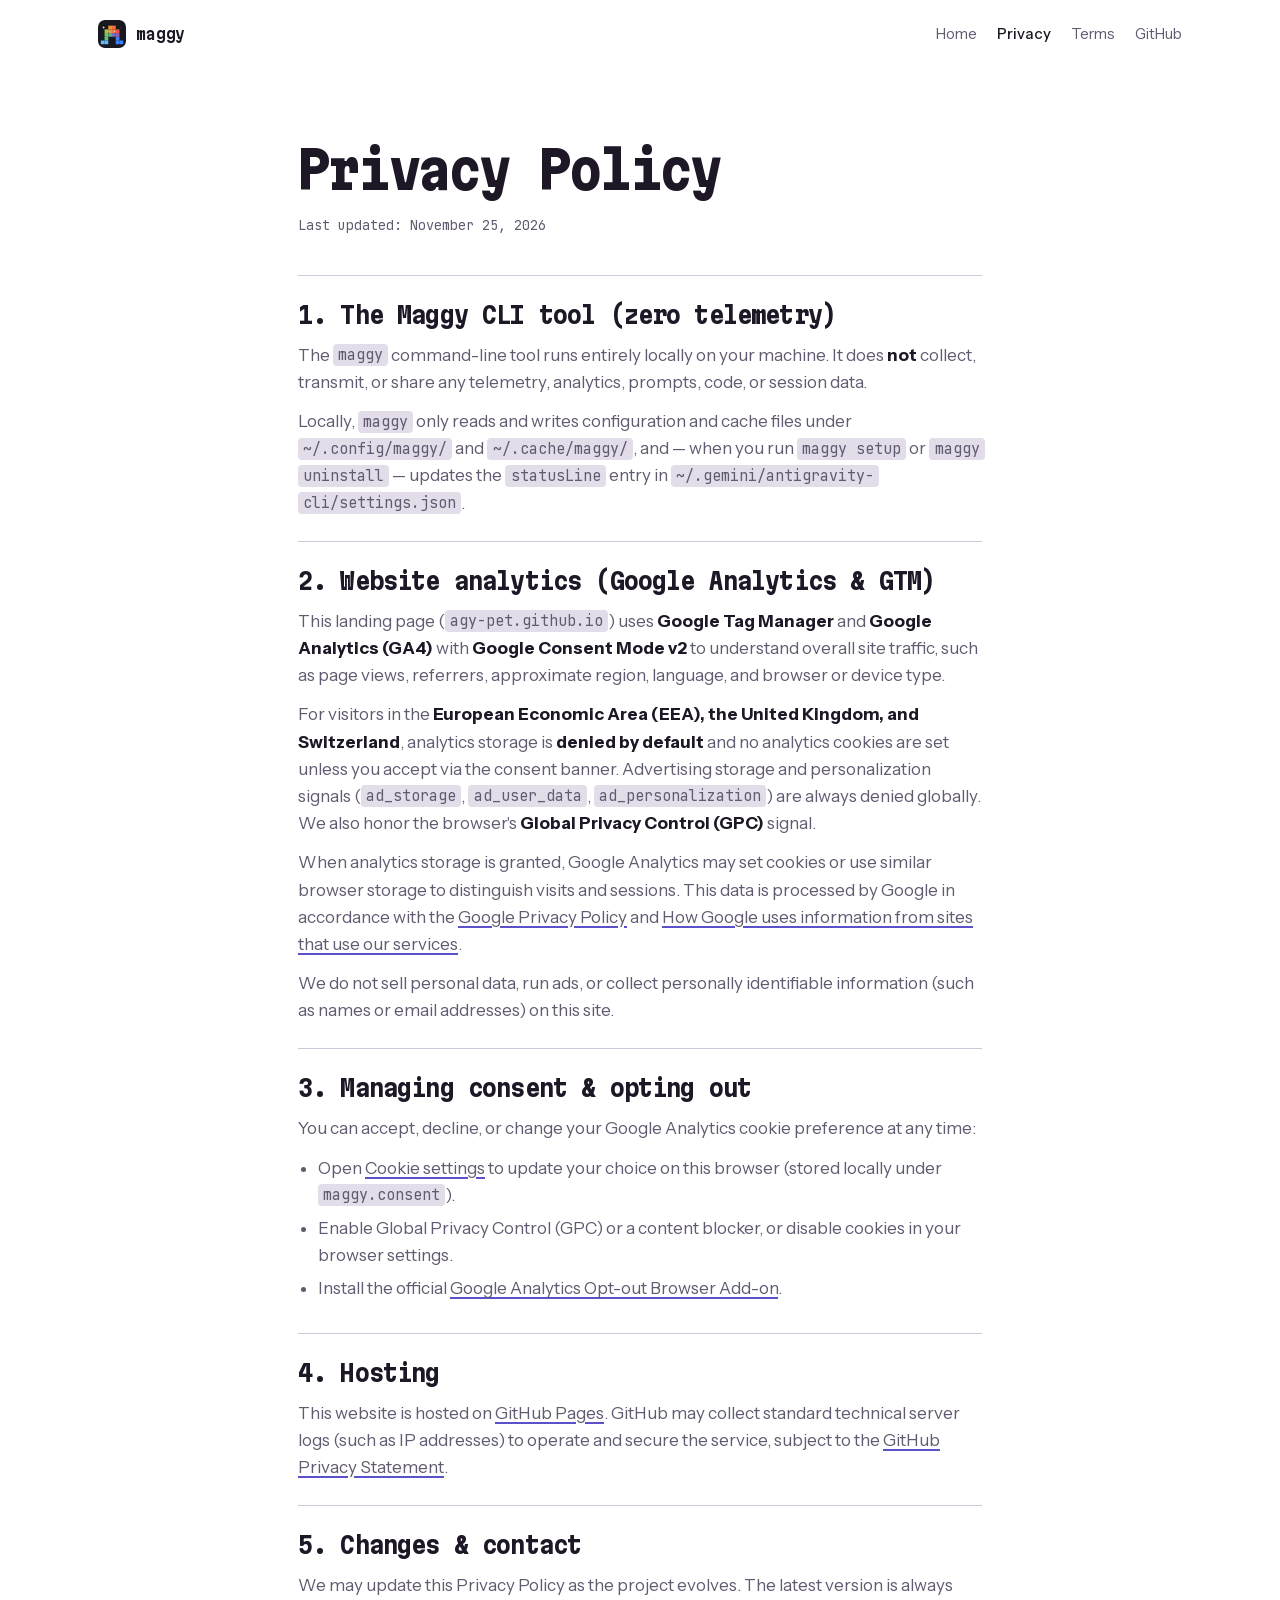
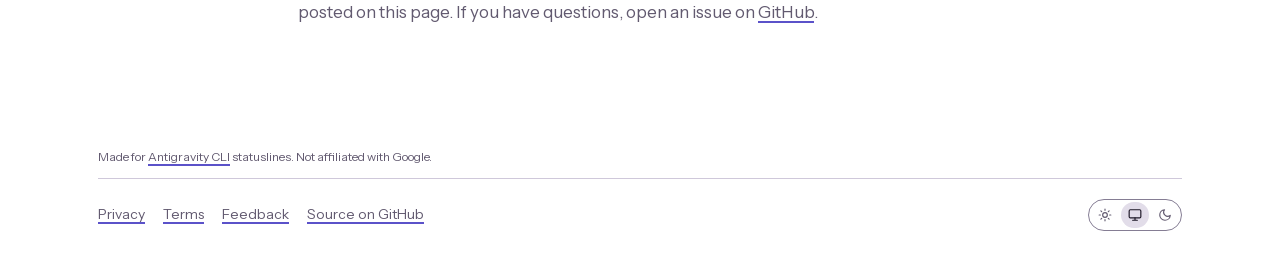
<file: privacy.html>
<!doctype html>
<html lang="en">
<head>
  <meta charset="utf-8">
  <meta name="viewport" content="width=device-width, initial-scale=1">
  <title>Privacy Policy — Maggy</title>
  <meta name="description" content="Privacy Policy for the Maggy website and Antigravity CLI (agy) statusline tool.">
  <meta name="robots" content="index, follow">
  <meta name="color-scheme" content="light dark">
  <meta name="theme-color" content="#ffffff" media="(prefers-color-scheme: light)">
  <meta name="theme-color" content="#141019" media="(prefers-color-scheme: dark)">
  <link rel="canonical" href="https://agy-pet.github.io/privacy.html">
  <link rel="icon" href="favicon.ico" sizes="48x48">
  <link rel="icon" type="image/svg+xml" href="favicon.svg">
  <link rel="apple-touch-icon" sizes="512x512" href="apple-touch-icon.png">
  <link rel="preload" href="fonts/instrument-sans-latin.woff2" as="font" type="font/woff2" crossorigin>
  <link rel="preload" href="fonts/martian-mono-latin.woff2" as="font" type="font/woff2" crossorigin>
  <link rel="stylesheet" href="fonts/fonts.css">
  <link rel="stylesheet" href="style.css">
  <script>!function(){try{var v=localStorage.getItem('maggy.appearance');if(v==='light'||v==='dark')document.documentElement.dataset.theme=v}catch(e){}}();</script>
  <script>
    window.dataLayer = window.dataLayer || [];
    function gtag(){dataLayer.push(arguments);}
    (function(){
      var EEA_UK_CH = [
        'AT','BE','BG','CH','CY','CZ','DE','DK','EE','ES','FI','FR',
        'GB','GR','HR','HU','IE','IS','IT','LI','LT','LU','LV','MT',
        'NL','NO','PL','PT','RO','SE','SI','SK'
      ];
      var gpc = Boolean(navigator.globalPrivacyControl);
      gtag('consent', 'default', {
        analytics_storage: 'denied',
        ad_storage: 'denied',
        ad_user_data: 'denied',
        ad_personalization: 'denied',
        region: EEA_UK_CH,
        wait_for_update: 500
      });
      gtag('consent', 'default', {
        analytics_storage: gpc ? 'denied' : 'granted',
        ad_storage: 'denied',
        ad_user_data: 'denied',
        ad_personalization: 'denied'
      });
      try {
        var saved = localStorage.getItem('maggy.consent');
        if (saved === 'granted' || saved === 'denied') {
          gtag('consent', 'update', { analytics_storage: saved });
        }
      } catch (e) {}
    })();
    gtag('js', new Date());
  </script>
  <script>
    // Load GTM off the critical path: on first interaction, or once the page
    // has settled after load, so it never competes with first render.
    (function(){
      var done = false, ev = ['pointerdown','keydown','touchstart','scroll'];
      function load(){
        if (done) return; done = true;
        ev.forEach(function(e){ removeEventListener(e, load, true); });
        var s = document.createElement('script');
        s.async = true;
        s.src = 'https://www.googletagmanager.com/gtm.js?id=GTM-N3ZC3P7X';
        document.head.appendChild(s);
      }
      ev.forEach(function(e){ addEventListener(e, load, { capture: true, passive: true, once: true }); });
      addEventListener('load', function(){ setTimeout(load, 6000); });
    })();
  </script>
</head>
<body>
  <a class="skip" href="#main">Skip to content</a>

  <header class="top">
    <a class="wordmark" href="./" aria-label="Maggy home"><img class="wordmark-logo" src="favicon.svg" alt="" width="28" height="28"><span>maggy</span></a>
    <div class="top-right">
      <nav aria-label="Primary">
        <a href="./">Home</a>
        <a href="privacy.html" aria-current="page">Privacy</a>
        <a href="terms.html">Terms</a>
        <a href="https://github.com/agy-pet/maggy">GitHub</a>
      </nav>
    </div>
  </header>

  <main id="main" class="legal" tabindex="-1">
    <h1>Privacy Policy</h1>
    <p class="legal-updated">Last updated: November 25, 2026</p>

    <section>
      <h2>1. The Maggy CLI tool (zero telemetry)</h2>
      <p>The <code>maggy</code> command-line tool runs entirely locally on your machine. It does <strong>not</strong> collect, transmit, or share any telemetry, analytics, prompts, code, or session data.</p>
      <p>Locally, <code>maggy</code> only reads and writes configuration and cache files under <code>~/.config/maggy/</code> and <code>~/.cache/maggy/</code>, and — when you run <code>maggy setup</code> or <code>maggy uninstall</code> — updates the <code>statusLine</code> entry in <code>~/.gemini/antigravity-cli/settings.json</code>.</p>
    </section>

    <section>
      <h2>2. Website analytics (Google Analytics &amp; GTM)</h2>
      <p>This landing page (<code>agy-pet.github.io</code>) uses <strong>Google Tag Manager</strong> and <strong>Google Analytics (GA4)</strong> with <strong>Google Consent Mode v2</strong> to understand overall site traffic, such as page views, referrers, approximate region, language, and browser or device type.</p>
      <p>For visitors in the <strong>European Economic Area (EEA), the United Kingdom, and Switzerland</strong>, analytics storage is <strong>denied by default</strong> and no analytics cookies are set unless you accept via the consent banner. Advertising storage and personalization signals (<code>ad_storage</code>, <code>ad_user_data</code>, <code>ad_personalization</code>) are always denied globally. We also honor the browser's <strong>Global Privacy Control (GPC)</strong> signal.</p>
      <p>When analytics storage is granted, Google Analytics may set cookies or use similar browser storage to distinguish visits and sessions. This data is processed by Google in accordance with the <a href="https://policies.google.com/privacy">Google Privacy Policy</a> and <a href="https://policies.google.com/technologies/partner-sites">How Google uses information from sites that use our services</a>.</p>
      <p>We do not sell personal data, run ads, or collect personally identifiable information (such as names or email addresses) on this site.</p>
    </section>

    <section>
      <h2>3. Managing consent &amp; opting out</h2>
      <p>You can accept, decline, or change your Google Analytics cookie preference at any time:</p>
      <ul>
        <li>Open <button type="button" class="foot-btn" data-consent-open>Cookie settings</button> to update your choice on this browser (stored locally under <code>maggy.consent</code>).</li>
        <li>Enable Global Privacy Control (GPC) or a content blocker, or disable cookies in your browser settings.</li>
        <li>Install the official <a href="https://tools.google.com/dlpage/gaoptout">Google Analytics Opt-out Browser Add-on</a>.</li>
      </ul>
    </section>

    <section>
      <h2>4. Hosting</h2>
      <p>This website is hosted on <a href="https://pages.github.com/">GitHub Pages</a>. GitHub may collect standard technical server logs (such as IP addresses) to operate and secure the service, subject to the <a href="https://docs.github.com/en/site-policy/privacy-policies/github-general-privacy-statement">GitHub Privacy Statement</a>.</p>
    </section>

    <section>
      <h2>5. Changes &amp; contact</h2>
      <p>We may update this Privacy Policy as the project evolves. The latest version is always posted on this page. If you have questions, open an issue on <a href="https://github.com/agy-pet/maggy/issues">GitHub</a>.</p>
    </section>
  </main>

  <footer class="foot">
    <p class="foot-note">Made for <a href="https://antigravity.google/docs/cli/statusline">Antigravity CLI</a> statuslines. Not affiliated with Google.</p>
    <div class="foot-end">
      <p class="foot-links">
        <a href="privacy.html" aria-current="page">Privacy</a>
        <a href="terms.html">Terms</a>
        <button type="button" class="foot-btn" data-consent-open hidden>Cookie settings</button>
        <a href="https://github.com/agy-pet/maggy/issues/new">Feedback</a>
        <a href="https://github.com/agy-pet/maggy">Source on GitHub</a>
      </p>
      <div class="appearance" role="group" aria-label="Appearance">
        <button type="button" data-appearance="light" aria-pressed="false" aria-label="Light" title="Light"><svg width="14" height="14" viewBox="0 0 24 24" fill="none" stroke="currentColor" stroke-width="2" stroke-linecap="round" stroke-linejoin="round" aria-hidden="true"><circle cx="12" cy="12" r="4"/><path d="M12 2v2M12 20v2M4.93 4.93l1.41 1.41M17.66 17.66l1.41 1.41M2 12h2M20 12h2M4.93 19.07l1.41-1.41M17.66 6.34l1.41-1.41"/></svg></button>
        <button type="button" data-appearance="system" aria-pressed="true" aria-label="System" title="System"><svg width="14" height="14" viewBox="0 0 24 24" fill="none" stroke="currentColor" stroke-width="2" stroke-linecap="round" stroke-linejoin="round" aria-hidden="true"><rect x="2" y="3" width="20" height="14" rx="2"/><path d="M8 21h8M12 17v4"/></svg></button>
        <button type="button" data-appearance="dark" aria-pressed="false" aria-label="Dark" title="Dark"><svg width="14" height="14" viewBox="0 0 24 24" fill="none" stroke="currentColor" stroke-width="2" stroke-linecap="round" stroke-linejoin="round" aria-hidden="true"><path d="M21 12.79A9 9 0 1 1 11.21 3 7 7 0 0 0 21 12.79z"/></svg></button>
      </div>
    </div>
  </footer>

  <div id="consent-banner" class="consent" role="dialog" aria-modal="false" aria-label="Analytics consent" aria-describedby="consent-desc" hidden>
    <p id="consent-desc" class="consent-text">
      <span>This site uses Google Analytics cookies to understand overall traffic. The CLI sends zero telemetry.</span>
      <a href="privacy.html">Privacy Policy</a>
    </p>
    <div class="consent-actions">
      <button type="button" class="consent-btn" data-consent="denied">Decline</button>
      <button type="button" class="consent-btn consent-accept" data-consent="granted">Accept</button>
    </div>
  </div>

  <script src="appearance.js" defer></script>
  <script src="consent.js" defer></script>
</body>
</html>
</file>
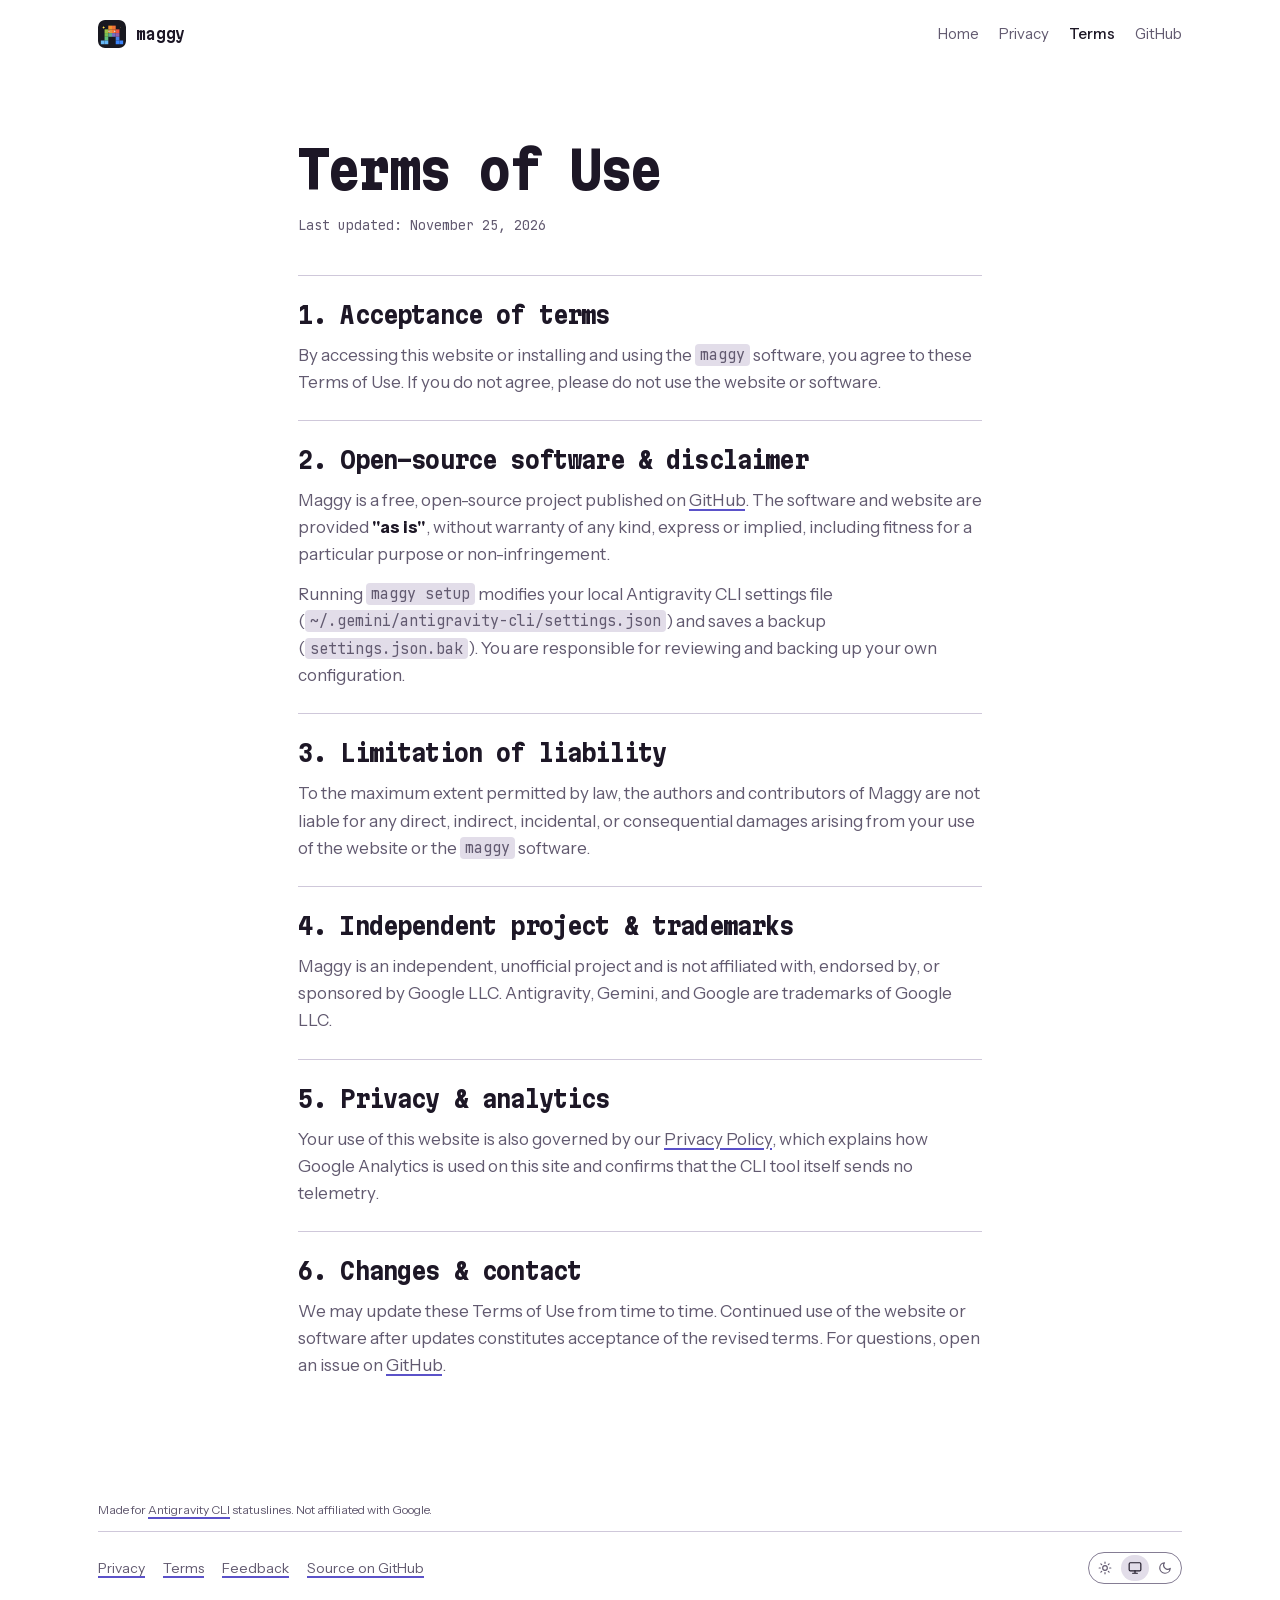
<file: terms.html>
<!doctype html>
<html lang="en">
<head>
  <meta charset="utf-8">
  <meta name="viewport" content="width=device-width, initial-scale=1">
  <title>Terms of Use — Maggy</title>
  <meta name="description" content="Terms of Use for the Maggy website and Antigravity CLI (agy) statusline tool.">
  <meta name="robots" content="index, follow">
  <meta name="color-scheme" content="light dark">
  <meta name="theme-color" content="#ffffff" media="(prefers-color-scheme: light)">
  <meta name="theme-color" content="#141019" media="(prefers-color-scheme: dark)">
  <link rel="canonical" href="https://agy-pet.github.io/terms.html">
  <link rel="icon" href="favicon.ico" sizes="48x48">
  <link rel="icon" type="image/svg+xml" href="favicon.svg">
  <link rel="apple-touch-icon" sizes="512x512" href="apple-touch-icon.png">
  <link rel="preload" href="fonts/instrument-sans-latin.woff2" as="font" type="font/woff2" crossorigin>
  <link rel="preload" href="fonts/martian-mono-latin.woff2" as="font" type="font/woff2" crossorigin>
  <link rel="stylesheet" href="fonts/fonts.css">
  <link rel="stylesheet" href="style.css">
  <script>!function(){try{var v=localStorage.getItem('maggy.appearance');if(v==='light'||v==='dark')document.documentElement.dataset.theme=v}catch(e){}}();</script>
  <script>
    window.dataLayer = window.dataLayer || [];
    function gtag(){dataLayer.push(arguments);}
    (function(){
      var EEA_UK_CH = [
        'AT','BE','BG','CH','CY','CZ','DE','DK','EE','ES','FI','FR',
        'GB','GR','HR','HU','IE','IS','IT','LI','LT','LU','LV','MT',
        'NL','NO','PL','PT','RO','SE','SI','SK'
      ];
      var gpc = Boolean(navigator.globalPrivacyControl);
      gtag('consent', 'default', {
        analytics_storage: 'denied',
        ad_storage: 'denied',
        ad_user_data: 'denied',
        ad_personalization: 'denied',
        region: EEA_UK_CH,
        wait_for_update: 500
      });
      gtag('consent', 'default', {
        analytics_storage: gpc ? 'denied' : 'granted',
        ad_storage: 'denied',
        ad_user_data: 'denied',
        ad_personalization: 'denied'
      });
      try {
        var saved = localStorage.getItem('maggy.consent');
        if (saved === 'granted' || saved === 'denied') {
          gtag('consent', 'update', { analytics_storage: saved });
        }
      } catch (e) {}
    })();
    gtag('js', new Date());
  </script>
  <script>
    // Load GTM off the critical path: on first interaction, or once the page
    // has settled after load, so it never competes with first render.
    (function(){
      var done = false, ev = ['pointerdown','keydown','touchstart','scroll'];
      function load(){
        if (done) return; done = true;
        ev.forEach(function(e){ removeEventListener(e, load, true); });
        var s = document.createElement('script');
        s.async = true;
        s.src = 'https://www.googletagmanager.com/gtm.js?id=GTM-N3ZC3P7X';
        document.head.appendChild(s);
      }
      ev.forEach(function(e){ addEventListener(e, load, { capture: true, passive: true, once: true }); });
      addEventListener('load', function(){ setTimeout(load, 6000); });
    })();
  </script>
</head>
<body>
  <a class="skip" href="#main">Skip to content</a>

  <header class="top">
    <a class="wordmark" href="./" aria-label="Maggy home"><img class="wordmark-logo" src="favicon.svg" alt="" width="28" height="28"><span>maggy</span></a>
    <div class="top-right">
      <nav aria-label="Primary">
        <a href="./">Home</a>
        <a href="privacy.html">Privacy</a>
        <a href="terms.html" aria-current="page">Terms</a>
        <a href="https://github.com/agy-pet/maggy">GitHub</a>
      </nav>
    </div>
  </header>

  <main id="main" class="legal" tabindex="-1">
    <h1>Terms of Use</h1>
    <p class="legal-updated">Last updated: November 25, 2026</p>

    <section>
      <h2>1. Acceptance of terms</h2>
      <p>By accessing this website or installing and using the <code>maggy</code> software, you agree to these Terms of Use. If you do not agree, please do not use the website or software.</p>
    </section>

    <section>
      <h2>2. Open-source software &amp; disclaimer</h2>
      <p>Maggy is a free, open-source project published on <a href="https://github.com/agy-pet/maggy">GitHub</a>. The software and website are provided <strong>"as is"</strong>, without warranty of any kind, express or implied, including fitness for a particular purpose or non-infringement.</p>
      <p>Running <code>maggy setup</code> modifies your local Antigravity CLI settings file (<code>~/.gemini/antigravity-cli/settings.json</code>) and saves a backup (<code>settings.json.bak</code>). You are responsible for reviewing and backing up your own configuration.</p>
    </section>

    <section>
      <h2>3. Limitation of liability</h2>
      <p>To the maximum extent permitted by law, the authors and contributors of Maggy are not liable for any direct, indirect, incidental, or consequential damages arising from your use of the website or the <code>maggy</code> software.</p>
    </section>

    <section>
      <h2>4. Independent project &amp; trademarks</h2>
      <p>Maggy is an independent, unofficial project and is not affiliated with, endorsed by, or sponsored by Google LLC. Antigravity, Gemini, and Google are trademarks of Google LLC.</p>
    </section>

    <section>
      <h2>5. Privacy &amp; analytics</h2>
      <p>Your use of this website is also governed by our <a href="privacy.html">Privacy Policy</a>, which explains how Google Analytics is used on this site and confirms that the CLI tool itself sends no telemetry.</p>
    </section>

    <section>
      <h2>6. Changes &amp; contact</h2>
      <p>We may update these Terms of Use from time to time. Continued use of the website or software after updates constitutes acceptance of the revised terms. For questions, open an issue on <a href="https://github.com/agy-pet/maggy/issues">GitHub</a>.</p>
    </section>
  </main>

  <footer class="foot">
    <p class="foot-note">Made for <a href="https://antigravity.google/docs/cli/statusline">Antigravity CLI</a> statuslines. Not affiliated with Google.</p>
    <div class="foot-end">
      <p class="foot-links">
        <a href="privacy.html">Privacy</a>
        <a href="terms.html" aria-current="page">Terms</a>
        <button type="button" class="foot-btn" data-consent-open hidden>Cookie settings</button>
        <a href="https://github.com/agy-pet/maggy/issues/new">Feedback</a>
        <a href="https://github.com/agy-pet/maggy">Source on GitHub</a>
      </p>
      <div class="appearance" role="group" aria-label="Appearance">
        <button type="button" data-appearance="light" aria-pressed="false" aria-label="Light" title="Light"><svg width="14" height="14" viewBox="0 0 24 24" fill="none" stroke="currentColor" stroke-width="2" stroke-linecap="round" stroke-linejoin="round" aria-hidden="true"><circle cx="12" cy="12" r="4"/><path d="M12 2v2M12 20v2M4.93 4.93l1.41 1.41M17.66 17.66l1.41 1.41M2 12h2M20 12h2M4.93 19.07l1.41-1.41M17.66 6.34l1.41-1.41"/></svg></button>
        <button type="button" data-appearance="system" aria-pressed="true" aria-label="System" title="System"><svg width="14" height="14" viewBox="0 0 24 24" fill="none" stroke="currentColor" stroke-width="2" stroke-linecap="round" stroke-linejoin="round" aria-hidden="true"><rect x="2" y="3" width="20" height="14" rx="2"/><path d="M8 21h8M12 17v4"/></svg></button>
        <button type="button" data-appearance="dark" aria-pressed="false" aria-label="Dark" title="Dark"><svg width="14" height="14" viewBox="0 0 24 24" fill="none" stroke="currentColor" stroke-width="2" stroke-linecap="round" stroke-linejoin="round" aria-hidden="true"><path d="M21 12.79A9 9 0 1 1 11.21 3 7 7 0 0 0 21 12.79z"/></svg></button>
      </div>
    </div>
  </footer>

  <div id="consent-banner" class="consent" role="dialog" aria-modal="false" aria-label="Analytics consent" aria-describedby="consent-desc" hidden>
    <p id="consent-desc" class="consent-text">
      <span>This site uses Google Analytics cookies to understand overall traffic. The CLI sends zero telemetry.</span>
      <a href="privacy.html">Privacy Policy</a>
    </p>
    <div class="consent-actions">
      <button type="button" class="consent-btn" data-consent="denied">Decline</button>
      <button type="button" class="consent-btn consent-accept" data-consent="granted">Accept</button>
    </div>
  </div>

  <script src="appearance.js" defer></script>
  <script src="consent.js" defer></script>
</body>
</html>
</file>
<file: fonts/fonts.css>
@font-face{font-family:Instrument Sans;font-style:normal;font-weight:400;font-stretch:100%;font-display:swap;src:url(instrument-sans-latin-ext.woff2) format("woff2");unicode-range:U+0100-02BA,U+02BD-02C5,U+02C7-02CC,U+02CE-02D7,U+02DD-02FF,U+0304,U+0308,U+0329,U+1D00-1DBF,U+1E00-1E9F,U+1EF2-1EFF,U+2020,U+20A0-20AB,U+20AD-20C4,U+2113,U+2C60-2C7F,U+A720-A7FF}@font-face{font-family:Instrument Sans;font-style:normal;font-weight:400;font-stretch:100%;font-display:swap;src:url(instrument-sans-latin.woff2) format("woff2");unicode-range:U+0000-00FF,U+0131,U+0152-0153,U+02BB-02BC,U+02C6,U+02DA,U+02DC,U+0304,U+0308,U+0329,U+2000-206F,U+20AC,U+2122,U+2191,U+2193,U+2212,U+2215,U+FEFF,U+FFFD}@font-face{font-family:Instrument Sans;font-style:normal;font-weight:500;font-stretch:100%;font-display:swap;src:url(instrument-sans-latin-ext.woff2) format("woff2");unicode-range:U+0100-02BA,U+02BD-02C5,U+02C7-02CC,U+02CE-02D7,U+02DD-02FF,U+0304,U+0308,U+0329,U+1D00-1DBF,U+1E00-1E9F,U+1EF2-1EFF,U+2020,U+20A0-20AB,U+20AD-20C4,U+2113,U+2C60-2C7F,U+A720-A7FF}@font-face{font-family:Instrument Sans;font-style:normal;font-weight:500;font-stretch:100%;font-display:swap;src:url(instrument-sans-latin.woff2) format("woff2");unicode-range:U+0000-00FF,U+0131,U+0152-0153,U+02BB-02BC,U+02C6,U+02DA,U+02DC,U+0304,U+0308,U+0329,U+2000-206F,U+20AC,U+2122,U+2191,U+2193,U+2212,U+2215,U+FEFF,U+FFFD}@font-face{font-family:Instrument Sans;font-style:normal;font-weight:600;font-stretch:100%;font-display:swap;src:url(instrument-sans-latin-ext.woff2) format("woff2");unicode-range:U+0100-02BA,U+02BD-02C5,U+02C7-02CC,U+02CE-02D7,U+02DD-02FF,U+0304,U+0308,U+0329,U+1D00-1DBF,U+1E00-1E9F,U+1EF2-1EFF,U+2020,U+20A0-20AB,U+20AD-20C4,U+2113,U+2C60-2C7F,U+A720-A7FF}@font-face{font-family:Instrument Sans;font-style:normal;font-weight:600;font-stretch:100%;font-display:swap;src:url(instrument-sans-latin.woff2) format("woff2");unicode-range:U+0000-00FF,U+0131,U+0152-0153,U+02BB-02BC,U+02C6,U+02DA,U+02DC,U+0304,U+0308,U+0329,U+2000-206F,U+20AC,U+2122,U+2191,U+2193,U+2212,U+2215,U+FEFF,U+FFFD}@font-face{font-family:Instrument Sans;font-style:normal;font-weight:700;font-stretch:100%;font-display:swap;src:url(instrument-sans-latin-ext.woff2) format("woff2");unicode-range:U+0100-02BA,U+02BD-02C5,U+02C7-02CC,U+02CE-02D7,U+02DD-02FF,U+0304,U+0308,U+0329,U+1D00-1DBF,U+1E00-1E9F,U+1EF2-1EFF,U+2020,U+20A0-20AB,U+20AD-20C4,U+2113,U+2C60-2C7F,U+A720-A7FF}@font-face{font-family:Instrument Sans;font-style:normal;font-weight:700;font-stretch:100%;font-display:swap;src:url(instrument-sans-latin.woff2) format("woff2");unicode-range:U+0000-00FF,U+0131,U+0152-0153,U+02BB-02BC,U+02C6,U+02DA,U+02DC,U+0304,U+0308,U+0329,U+2000-206F,U+20AC,U+2122,U+2191,U+2193,U+2212,U+2215,U+FEFF,U+FFFD}@font-face{font-family:JetBrains Mono;font-style:normal;font-weight:400;font-display:swap;src:url(jetbrains-mono-latin-ext.woff2) format("woff2");unicode-range:U+0100-02BA,U+02BD-02C5,U+02C7-02CC,U+02CE-02D7,U+02DD-02FF,U+0304,U+0308,U+0329,U+1D00-1DBF,U+1E00-1E9F,U+1EF2-1EFF,U+2020,U+20A0-20AB,U+20AD-20C4,U+2113,U+2C60-2C7F,U+A720-A7FF}@font-face{font-family:JetBrains Mono;font-style:normal;font-weight:400;font-display:swap;src:url(jetbrains-mono-latin.woff2) format("woff2");unicode-range:U+0000-00FF,U+0131,U+0152-0153,U+02BB-02BC,U+02C6,U+02DA,U+02DC,U+0304,U+0308,U+0329,U+2000-206F,U+20AC,U+2122,U+2191,U+2193,U+2212,U+2215,U+FEFF,U+FFFD}@font-face{font-family:JetBrains Mono;font-style:normal;font-weight:600;font-display:swap;src:url(jetbrains-mono-latin-ext.woff2) format("woff2");unicode-range:U+0100-02BA,U+02BD-02C5,U+02C7-02CC,U+02CE-02D7,U+02DD-02FF,U+0304,U+0308,U+0329,U+1D00-1DBF,U+1E00-1E9F,U+1EF2-1EFF,U+2020,U+20A0-20AB,U+20AD-20C4,U+2113,U+2C60-2C7F,U+A720-A7FF}@font-face{font-family:JetBrains Mono;font-style:normal;font-weight:600;font-display:swap;src:url(jetbrains-mono-latin.woff2) format("woff2");unicode-range:U+0000-00FF,U+0131,U+0152-0153,U+02BB-02BC,U+02C6,U+02DA,U+02DC,U+0304,U+0308,U+0329,U+2000-206F,U+20AC,U+2122,U+2191,U+2193,U+2212,U+2215,U+FEFF,U+FFFD}@font-face{font-family:Martian Mono;font-style:normal;font-weight:600 800;font-stretch:75% 100%;font-display:swap;src:url(martian-mono-latin-ext.woff2) format("woff2");unicode-range:U+0100-02BA,U+02BD-02C5,U+02C7-02CC,U+02CE-02D7,U+02DD-02FF,U+0304,U+0308,U+0329,U+1D00-1DBF,U+1E00-1E9F,U+1EF2-1EFF,U+2020,U+20A0-20AB,U+20AD-20C4,U+2113,U+2C60-2C7F,U+A720-A7FF}@font-face{font-family:Martian Mono;font-style:normal;font-weight:600 800;font-stretch:75% 100%;font-display:swap;src:url(martian-mono-latin.woff2) format("woff2");unicode-range:U+0000-00FF,U+0131,U+0152-0153,U+02BB-02BC,U+02C6,U+02DA,U+02DC,U+0304,U+0308,U+0329,U+2000-206F,U+20AC,U+2122,U+2191,U+2193,U+2212,U+2215,U+FEFF,U+FFFD}
</file>
<file: style.css>
:root{--ash: #ffffff;--pumice: #e2dde9;--ink: #1d1726;--muted: #625a70;--accent: #5b52c9;--on-accent: #ffffff;--obsidian: #17121e;--obsidian-2: #241d2e;--term-text: #dcdcdc;--t-blue: rgb(0, 153, 255);--t-green: rgb(0, 175, 80);--t-cyan: rgb(86, 182, 194);--line: #cfc8da;--control-border: #857d94;--display: "Martian Mono", ui-monospace, monospace;--body: "Instrument Sans", system-ui, -apple-system, "Segoe UI", sans-serif;--mono: "JetBrains Mono", ui-monospace, SFMono-Regular, Menlo, monospace;--gutter: clamp(16px, 4vw, 48px);--maxw: 1180px;color-scheme:light}@media (prefers-color-scheme: dark){:root:not([data-theme=light]){--ash: #141019;--pumice: #1f1927;--ink: #ece7f2;--muted: #a59db3;--accent: #a59cf5;--on-accent: #141019;--obsidian: #0c0910;--obsidian-2: #1b1522;--line: #2f2839;--control-border: #6d647d;color-scheme:dark}}:root[data-theme=dark]{--ash: #141019;--pumice: #1f1927;--ink: #ece7f2;--muted: #a59db3;--accent: #a59cf5;--on-accent: #141019;--obsidian: #0c0910;--obsidian-2: #1b1522;--line: #2f2839;--control-border: #6d647d;color-scheme:dark}*,*:before,*:after{box-sizing:border-box}html{scroll-behavior:smooth}@media (prefers-reduced-motion: reduce){html{scroll-behavior:auto}*,*:before,*:after{transition-duration:.01ms!important}}body{margin:0;background:var(--ash);color:var(--ink);font:400 17px/1.6 var(--body);-webkit-font-smoothing:antialiased;overflow-x:clip}main:focus{outline:none}a{color:inherit;text-decoration-color:var(--accent);text-underline-offset:3px;text-decoration-thickness:1.5px}a:hover{color:var(--accent)}:focus-visible{outline:2px solid var(--accent);outline-offset:3px;border-radius:4px}code{font-family:var(--mono);font-size:.88em}p code,li code,dd code{background:var(--pumice);padding:.1em .35em;border-radius:4px;-webkit-box-decoration-break:clone;box-decoration-break:clone}.skip{position:absolute;left:-9999px;top:8px;background:var(--ink);color:var(--ash);padding:10px 14px;border-radius:6px;text-decoration:none;font-weight:600;z-index:50}.skip:focus{left:8px;outline:2px solid var(--accent);outline-offset:2px}.nowrap{white-space:nowrap}.top{max-width:var(--maxw);margin:0 auto;padding:20px var(--gutter);display:flex;align-items:center;justify-content:space-between;gap:16px;flex-wrap:wrap}.wordmark{display:inline-flex;align-items:center;gap:10px;font:600 15px/1 var(--display);font-stretch:87.5%;text-decoration:none;letter-spacing:-.01em}.wordmark-logo{display:block;width:28px;height:28px;border-radius:7px;flex:none}.top-right{display:flex;align-items:center;gap:20px;flex-wrap:wrap}.top nav{display:flex;gap:20px;flex-wrap:wrap;font-size:15px}.top nav a{text-decoration:none;color:var(--muted)}.top nav a:hover{color:var(--ink)}.sr-only{position:absolute;width:1px;height:1px;padding:0;margin:-1px;overflow:hidden;clip:rect(0,0,0,0);white-space:nowrap;border:0}.lang-picker{position:relative;display:inline-block}.lang-picker>summary{list-style:none;display:inline-flex;align-items:center;gap:6px;padding:5px 10px;border:1px solid var(--control-border);border-radius:999px;color:var(--muted);background:transparent;font:500 13px/1.2 var(--body);cursor:pointer;transition:border-color .15s,color .15s}.lang-picker>summary::-webkit-details-marker{display:none}.lang-picker>summary:after{content:"";width:6px;height:6px;margin-left:2px;border-right:1.5px solid currentColor;border-bottom:1.5px solid currentColor;transform:rotate(45deg) translateY(-1px);opacity:.75}.lang-picker[open]>summary:after{transform:rotate(-135deg) translateY(-1px)}.lang-picker>summary:hover,.lang-picker[open]>summary{border-color:var(--ink);color:var(--ink)}.lang-icon{flex:none;opacity:.8}.lang-menu{position:absolute;right:0;bottom:calc(100% + 6px);z-index:30;list-style:none;margin:0;padding:6px;min-width:148px;background:var(--ash);border:1px solid var(--line);border-radius:12px;box-shadow:0 12px 28px #00000029;display:grid;gap:2px}.lang-picker--start .lang-menu{left:0;right:auto}.lang-menu a{display:block;padding:6px 10px;border-radius:7px;text-decoration:none;font:500 13px/1.3 var(--body);color:var(--muted);white-space:nowrap}.lang-menu a:hover{background:var(--pumice);color:var(--ink)}.lang-menu a[aria-current=page]{background:var(--pumice);color:var(--ink);font-weight:600}.appearance{display:inline-flex;align-items:center;gap:2px;padding:2px;border:1px solid var(--control-border);border-radius:999px}.appearance button{appearance:none;display:grid;place-items:center;width:28px;height:26px;padding:0;border:0;border-radius:999px;background:transparent;color:var(--muted);cursor:pointer;transition:background .15s,color .15s}.appearance button:hover{color:var(--ink)}.appearance button[aria-pressed=true]{background:var(--pumice);color:var(--ink)}.appearance button:focus-visible{outline-offset:1px}@media (prefers-reduced-motion: reduce){.appearance button{transition:none}}:root:lang(zh-CN){--cjk: "PingFang SC", "Hiragino Sans GB", "Microsoft YaHei", "Source Han Sans SC";--body: "Instrument Sans", var(--cjk), system-ui, sans-serif}:root:lang(zh-TW){--cjk: "PingFang TC", "Hiragino Sans CNS", "Microsoft JhengHei", "Source Han Sans TC";--body: "Instrument Sans", var(--cjk), system-ui, sans-serif}:root:lang(ja){--cjk: "Hiragino Sans", "Hiragino Kaku Gothic ProN", "BIZ UDPGothic", "Yu Gothic", "Meiryo";--body: "Instrument Sans", var(--cjk), system-ui, sans-serif}:root:lang(ko){--cjk: "Apple SD Gothic Neo", "Malgun Gothic";--body: "Instrument Sans", var(--cjk), system-ui, sans-serif}:is(:lang(zh-CN),:lang(zh-TW),:lang(ja),:lang(ko)) body{line-height:1.75}:is(:lang(zh-CN),:lang(zh-TW),:lang(ja)) body{line-break:strict;text-autospace:normal}:lang(ko) body{word-break:keep-all;overflow-wrap:break-word}:is(:lang(zh-CN),:lang(zh-TW),:lang(ja),:lang(ko)) h1{font-family:var(--body);font-weight:700;font-stretch:normal;letter-spacing:-.02em;line-height:1.18;font-size:clamp(34px,5.2vw,64px)}:is(:lang(zh-CN),:lang(zh-TW),:lang(ja),:lang(ko)) .hero-copy h1{font-size:min(clamp(34px,5.2vw,64px),100cqi / 9)}:is(:lang(zh-CN),:lang(zh-TW),:lang(ja),:lang(ko)) h2{font-family:var(--body);font-weight:700;font-stretch:normal;letter-spacing:-.015em;line-height:1.24;font-size:clamp(26px,3.2vw,38px)}:lang(ja) :is(h1,h2,.theme-custom h3){font-feature-settings:"palt" 1;word-break:auto-phrase}.hero{max-width:var(--maxw);margin:0 auto;padding:clamp(32px,7vw,88px) var(--gutter) clamp(48px,8vw,104px);display:grid;grid-template-columns:minmax(0,1.05fr) minmax(0,1fr);gap:clamp(32px,5vw,72px);align-items:center}.hero-copy{container-type:inline-size;min-width:0}h1,h2{font-family:var(--display);font-stretch:81%;letter-spacing:-.035em;margin:0}h1{--h1-fit: 12;font-weight:760;font-size:clamp(38px,6.2vw,76px);line-height:1.12;overflow-wrap:break-word;text-wrap:balance}.hero-copy h1{font-size:min(clamp(38px,6.2vw,76px),100cqi / (var(--h1-fit) * .6))}h2{font-weight:700;font-size:clamp(28px,3.6vw,42px);line-height:1.16}.lede{font-size:clamp(17px,1.6vw,20px);color:var(--muted);max-width:34em;margin:24px 0 32px}.hint{font-size:14px;color:var(--muted);margin:14px 0 0}.cmd-box{display:flex;align-items:stretch;background:var(--obsidian);color:var(--term-text);border-radius:10px;overflow:hidden;max-width:100%}.cmd-box code{flex:1;min-width:0;padding:14px 16px;background:transparent;border-radius:0;font-size:14px;line-height:1.5;overflow-wrap:anywhere}.cmd-box code:before{content:"$ ";color:#948ca4}.copy{flex:none;border:0;border-left:1px solid #2f2839;background:var(--obsidian-2);color:var(--term-text);font:500 13px var(--body);padding:0 16px;cursor:pointer;min-width:76px}.copy:hover{background:#2f2639;color:#fff}.copy:focus-visible{outline-offset:-3px}.stage,.sprite-figure{margin:0;display:flex;flex-direction:column;align-items:center;gap:20px}.sprite{font-family:var(--mono);font-size:clamp(22px,3.6vw,42px);line-height:1;min-height:7em;user-select:none;padding:.6em 0 .3em}.sprite .row,.term-body .row{display:flex;white-space:pre}.px{display:inline-block;width:1ch;height:2.05ch;text-align:center;line-height:2.05ch;overflow:visible}.sprite .px{width:.6em;height:1.22em;line-height:1.22em;font-size:1em}.sprite .px:not([style*=background]){color:var(--ink)!important;opacity:.9}.sprite.xmas .px:not([style*=background]){color:#6aa5d8!important}.blink{animation:blink 1.1s steps(1,end) infinite}@keyframes blink{50%{opacity:0}}@media (prefers-reduced-motion: reduce){.blink{animation:none}}.motion-paused .blink,.motion-paused .cursor{animation:none}.stage figcaption,.mood-bar{display:inline-flex;align-items:center;gap:8px;font-family:var(--mono);font-size:15px;color:var(--muted);min-height:1.6em}.motion-toggle{appearance:none;display:inline-grid;place-items:center;width:26px;height:26px;padding:0;border:1px solid var(--control-border);border-radius:999px;background:transparent;color:var(--muted);cursor:pointer;flex:none;transition:border-color .15s,color .15s,background .15s}.motion-toggle:hover{border-color:var(--ink);color:var(--ink)}.motion-toggle .icon-play{display:none}.motion-toggle[aria-pressed=true]{background:var(--pumice);color:var(--ink)}.motion-toggle[aria-pressed=true] .icon-pause{display:none}.motion-toggle[aria-pressed=true] .icon-play{display:block}.states{display:flex;flex-wrap:wrap;justify-content:center;gap:6px;max-width:440px}.states-label{width:100%;text-align:center;font:500 11px/1 var(--mono);letter-spacing:.08em;text-transform:uppercase;color:var(--muted);margin-bottom:4px}.states button{font:400 13px/1 var(--mono);color:var(--ink);background:transparent;border:1px solid var(--control-border);border-radius:999px;padding:7px 12px;cursor:pointer}.states button:hover{border-color:var(--ink)}.states button[aria-pressed=true]{background:var(--ink);color:var(--ash);border-color:var(--ink)}section,.theme-custom{scroll-margin-top:24px}.try,.themes,.install,.commands,.faq{max-width:var(--maxw);margin:0 auto;padding:clamp(48px,7vw,96px) var(--gutter);border-top:1px solid var(--line)}.try,.themes{content-visibility:auto;contain-intrinsic-size:auto 900px}.section-head{display:grid;grid-template-columns:minmax(0,1fr) minmax(0,1.6fr);gap:16px 48px;align-items:start;margin-bottom:40px}.section-head p{margin:0;color:var(--muted);max-width:40em}.terminal{background:var(--obsidian);color:var(--term-text);border-radius:14px;overflow:hidden;box-shadow:0 1px #ffffff0a inset,0 16px 32px -20px #1d17264d}.term-bar{display:flex;gap:12px;padding:10px 18px;font:500 12px var(--mono);color:#9b93ab;border-bottom:1px solid #2a2333}.dim-text{color:#948ca4}.schema-link{margin-left:auto;color:inherit;text-underline-offset:3px}.schema-link:hover{color:#b48cff}.term-prompt{padding:18px 18px 6px;font:14px/1.5 var(--mono)}.caret{color:#b48cff;margin-right:6px}.cursor{display:inline-block;width:.6em;height:1.1em;vertical-align:-.2em;background:#dcdcdc;margin-left:2px;animation:blink 1.1s steps(1,end) infinite}@media (prefers-reduced-motion: reduce){.cursor{animation:none}}.term-body{font:14px/1 var(--mono);min-height:calc(10.25ch + 32px);padding:10px 18px 22px;overflow-x:auto}.term-body .rt{white-space:pre}.term-body .row{align-items:center;min-height:2.05ch;white-space:pre}.term-body .dim{opacity:.55}.term-bg{margin-left:auto;display:inline-flex;border:1px solid #706782;border-radius:6px;overflow:hidden}.term-bg button{font:500 11px var(--mono);color:#b6aec6;background:transparent;border:0;min-height:26px;padding:3px 10px;cursor:pointer}.term-bg button+button{border-left:1px solid #706782}.term-bg button[aria-pressed=true]{background:#3a3245;color:#f2eef7}.term-bg button:focus-visible{outline:2px solid var(--accent);outline-offset:-2px}.terminal.light{--term-text: #1f1f1f;--t-blue: #006bc2;--t-green: #007d39;--t-cyan: #147482;background:#fff;border:1px solid var(--line);box-shadow:0 16px 32px -20px #1d17262e}.terminal.light .term-bar{color:#5c5668;border-bottom-color:#e6e2ec;background:#f6f5f8}.terminal.light .dim-text{color:#615b6e}.terminal.light .caret{color:#5b52c9}.terminal.light .cursor{background:#1f1f1f}.terminal.light .term-bg{border-color:#857d94}.terminal.light .term-bg button{color:#5c5668}.terminal.light .term-bg button+button{border-left-color:#857d94}.terminal.light .term-bg button[aria-pressed=true]{background:#1f1f1f;color:#fff}.terminal.light .term-body .dim{opacity:.68}.controls{display:grid;grid-template-columns:repeat(4,minmax(0,1fr));gap:12px;margin-top:20px}.control{margin:0;border:1px solid var(--line);border-radius:12px;padding:16px;display:flex;flex-direction:column;gap:12px;min-width:0}.control>label:not(.switch),.control-label>label:not(.switch),.control legend{font-weight:600;font-size:15px;padding:0}.control-label{display:flex;align-items:center;gap:2px;flex-wrap:wrap}.control legend{float:left;width:100%;margin-bottom:12px}.control legend+*{clear:both}.control>code{margin-top:auto;font-size:12.5px;color:var(--accent);overflow-wrap:anywhere}.control>code:before{content:"$ ";color:var(--muted)}.control input[type=text],.control select{font:400 15px var(--mono);color:var(--ink);background-color:var(--ash);border:1px solid var(--control-border);border-radius:8px;padding:8px 10px;width:100%}.control input[type=text]:focus-visible,.control select:focus-visible{outline-offset:0}.control select{appearance:none;-webkit-appearance:none;padding-right:32px;cursor:pointer;background-image:linear-gradient(45deg,transparent 50%,var(--muted) 50%),linear-gradient(135deg,var(--muted) 50%,transparent 50%);background-position:calc(100% - 16px) 52%,calc(100% - 11px) 52%;background-size:5px 5px,5px 5px;background-repeat:no-repeat;transition:border-color .15s}.control select:hover{border-color:var(--ink)}.control select option{background:var(--ash);color:var(--ink)}.switch{display:flex;align-items:center;gap:10px;font-weight:600;font-size:15px;cursor:pointer}.switch input{appearance:none;flex:none;width:38px;height:22px;border-radius:999px;background:var(--control-border);position:relative;margin:0;cursor:pointer;transition:background .15s}.switch input:after{content:"";position:absolute;top:3px;left:3px;width:16px;height:16px;border-radius:50%;background:#fff;transition:transform .15s}.switch input:checked{background:var(--accent)}.switch input:checked:after{transform:translate(16px)}@media (prefers-reduced-motion: reduce){.switch input,.switch input:after{transition:none}}.note{font-size:14px;color:var(--muted);margin:20px 0 0;max-width:52em}.fn-ref{font-size:.72em;line-height:0;vertical-align:super;margin-left:1px;font-weight:500;letter-spacing:0}.fn-ref a{text-decoration:none;color:var(--muted);padding:2px 3px;transition:color .15s}.fn-ref a:hover{color:var(--accent);text-decoration:underline}.theme-grid{display:grid;grid-template-columns:repeat(4,minmax(0,1fr));gap:14px}.theme-card{appearance:none;font:inherit;color:inherit;text-align:left;background:transparent;border:1px solid var(--line);border-radius:14px;padding:14px;display:flex;flex-direction:column;gap:10px;cursor:pointer;min-width:0;transition:border-color .15s,box-shadow .15s}.theme-card:hover{border-color:var(--ink)}.theme-card[aria-pressed=true]{border-color:var(--accent);box-shadow:0 0 0 1px var(--accent)}.theme-preview{background:var(--obsidian);border-radius:10px;padding:14px 8px;display:flex;align-items:center;justify-content:center;min-height:118px;overflow:hidden}.theme-sprite{font-family:var(--mono);font-size:11px;line-height:1;user-select:none}.theme-sprite .row{display:flex;white-space:pre}.theme-meta{display:flex;align-items:center;justify-content:space-between;gap:8px;flex-wrap:wrap}.theme-name{font:600 15px/1.2 var(--mono);color:var(--ink)}.theme-date{font:500 11.5px/1.2 var(--mono);color:var(--muted);background:var(--pumice);padding:3px 7px;border-radius:999px}.theme-desc{margin:0;font-size:14px;line-height:1.45;color:var(--muted)}.theme-cmd{margin-top:auto;padding-top:4px;font-size:12.5px;color:var(--accent);overflow-wrap:anywhere}.theme-cmd:before{content:"$ ";color:var(--muted)}.theme-custom{margin-top:28px;padding-top:28px;border-top:1px solid var(--line);display:grid;grid-template-columns:minmax(0,1fr) minmax(0,1.15fr);gap:20px 40px;align-items:start}.theme-custom h3{font-family:var(--display);font-stretch:85%;font-weight:700;font-size:20px;letter-spacing:-.02em;margin:0 0 10px}:is(:lang(zh-CN),:lang(zh-TW),:lang(ja),:lang(ko)) .theme-custom h3{font-family:var(--body);font-weight:700;font-stretch:normal;letter-spacing:-.01em}.theme-custom p{margin:0;font-size:15px;color:var(--muted)}.theme-json-wrap{background:var(--obsidian);color:var(--term-text);border-radius:12px;overflow:hidden}.theme-json{margin:0;padding:14px 18px;font:13px/1.55 var(--mono);overflow-x:auto}.theme-json code{background:transparent;padding:0;font-size:inherit}.tabs{display:flex;gap:4px;border-bottom:1px solid var(--line);margin-bottom:28px}.tabs [role=tab]{font:500 15px var(--body);color:var(--muted);background:none;border:0;border-bottom:2px solid transparent;margin-bottom:-1px;padding:10px 14px;cursor:pointer}.tabs [role=tab][aria-selected=true]{color:var(--ink);border-bottom-color:var(--accent)}.steps{list-style:none;counter-reset:step;padding:0;margin:0;display:grid;gap:22px;max-width:760px}.steps li{counter-increment:step;display:grid;grid-template-columns:2.2em minmax(0,1fr);gap:8px 12px;align-items:baseline}.steps li:before{content:counter(step);font:700 15px/1 var(--display);color:var(--accent);grid-row:span 2}.steps .cmd-box{grid-column:2}.cmd-list{margin:0;display:grid;grid-template-columns:repeat(2,minmax(0,1fr));gap:0 48px}.cmd-list>div{padding:18px 0;border-top:1px solid var(--line);display:grid;gap:6px}.cmd-list dt code{font-size:15px;font-weight:600}.cmd-list dd{margin:0;color:var(--muted);font-size:15px}.faq-list{max-width:820px;border-bottom:1px solid var(--line)}.faq-list details{border-top:1px solid var(--line)}.faq-list summary{list-style:none;display:flex;align-items:center;justify-content:space-between;gap:16px;padding:20px 0;font:600 16.5px/1.4 var(--body);color:var(--ink);cursor:pointer}.faq-list summary::-webkit-details-marker{display:none}.faq-list summary:after{content:"+";flex:none;font:400 20px/1 var(--mono);color:var(--muted);transition:transform .15s,color .15s}.faq-list details[open] summary:after{content:"\2212";color:var(--accent)}.faq-list summary:hover{color:var(--accent)}.faq-list details p{margin:0 0 20px;color:var(--muted);font-size:15.5px;line-height:1.65;max-width:68ch}.foot{max-width:var(--maxw);margin:0 auto;padding:0 var(--gutter) 32px;font-size:14px;color:var(--muted)}.foot p{margin:0}.footnotes{list-style:decimal;margin:0 0 16px;padding:0 0 0 1.4em;font-size:12px;line-height:1.55;color:var(--muted)}.footnotes li{scroll-margin-top:24px;max-width:78ch;transition:color .15s}.footnotes li+li{margin-top:6px}.footnotes li:target{color:var(--ink);font-weight:500}.footnotes a{color:inherit}.footnotes code{font-size:.92em;padding:.05em .3em}.foot-end{display:flex;align-items:center;gap:12px 20px;flex-wrap:wrap;padding-top:20px;border-top:1px solid var(--line)}.foot .foot-links{display:flex;align-items:center;gap:8px 18px;flex-wrap:wrap;margin-right:auto}.foot-links .installs{display:inline-flex;line-height:0}.foot-links .installs img{display:block;height:20px;width:auto}.foot .foot-note{margin:0 0 12px;font-size:12px;color:var(--muted)}.foot-note a{color:inherit}.foot-btn{appearance:none;background:none;border:0;padding:0;font:inherit;color:inherit;cursor:pointer;text-decoration:underline;text-decoration-color:var(--accent);text-underline-offset:3px;text-decoration-thickness:1.5px}.foot-btn:hover{color:var(--accent)}.consent{position:fixed;left:50%;bottom:18px;transform:translate(-50%);z-index:40;width:min(720px,calc(100% - 24px));background:var(--ash);color:var(--ink);border:1px solid var(--line);border-radius:12px;padding:14px 18px;box-shadow:0 10px 30px #00000029;display:flex;align-items:center;justify-content:space-between;gap:14px 20px;font-size:14px;line-height:1.45}.consent[hidden]{display:none}.consent-text{margin:0;color:var(--muted)}.consent-text a{color:var(--ink);white-space:nowrap}.consent-actions{display:flex;gap:8px;flex-shrink:0}.consent-btn{font:500 13.5px/1 var(--body);padding:9px 14px;border-radius:8px;border:1px solid var(--control-border);background:var(--pumice);color:var(--ink);cursor:pointer;white-space:nowrap}.consent-btn:hover{border-color:var(--accent)}.consent-accept{background:var(--accent);border-color:var(--accent);color:var(--on-accent)}.consent-accept:hover{filter:brightness(1.06)}.legal{max-width:780px;margin:0 auto;padding:clamp(32px,6vw,72px) var(--gutter) clamp(56px,8vw,96px)}.legal h1{font-size:clamp(32px,4.6vw,52px);line-height:1.15}.legal .legal-updated{font:400 13.5px/1.4 var(--mono);color:var(--muted);margin:16px 0 40px}.legal section{padding:24px 0;border-top:1px solid var(--line)}.legal h2{font-size:clamp(19px,2.2vw,24px);line-height:1.25;margin:0 0 12px}.legal p{margin:0 0 12px;color:var(--muted)}.legal p:last-child{margin-bottom:0}.legal ul{margin:8px 0 0;padding-left:20px;color:var(--muted)}.legal li{margin:6px 0}.legal strong{color:var(--ink)}.top nav a[aria-current=page]{color:var(--ink);font-weight:500}@media (max-width: 900px){.hero{grid-template-columns:1fr}.stage{order:-1}.section-head{grid-template-columns:1fr}.controls,.theme-grid{grid-template-columns:repeat(2,minmax(0,1fr))}.theme-custom{grid-template-columns:1fr}}@media (max-width: 560px){body{font-size:16px}.controls,.theme-grid,.cmd-list{grid-template-columns:1fr}.top nav{gap:14px}.term-body{font-size:12px}.consent{flex-direction:column;align-items:stretch;bottom:12px;padding:14px 16px}.consent-actions{justify-content:flex-end}}@media (forced-colors: active){.switch input{border:1px solid ButtonText;forced-color-adjust:none;background:Canvas}.switch input:after{background:ButtonText}.switch input:checked{background:Highlight;border-color:Highlight}.switch input:checked:after{background:HighlightText}.states button[aria-pressed=true],.term-bg button[aria-pressed=true],.appearance button[aria-pressed=true],.motion-toggle[aria-pressed=true]{outline:2px solid Highlight}.theme-card[aria-pressed=true]{border:2px solid Highlight}.tabs [role=tab][aria-selected=true]{border-bottom-color:Highlight}}
</file>
